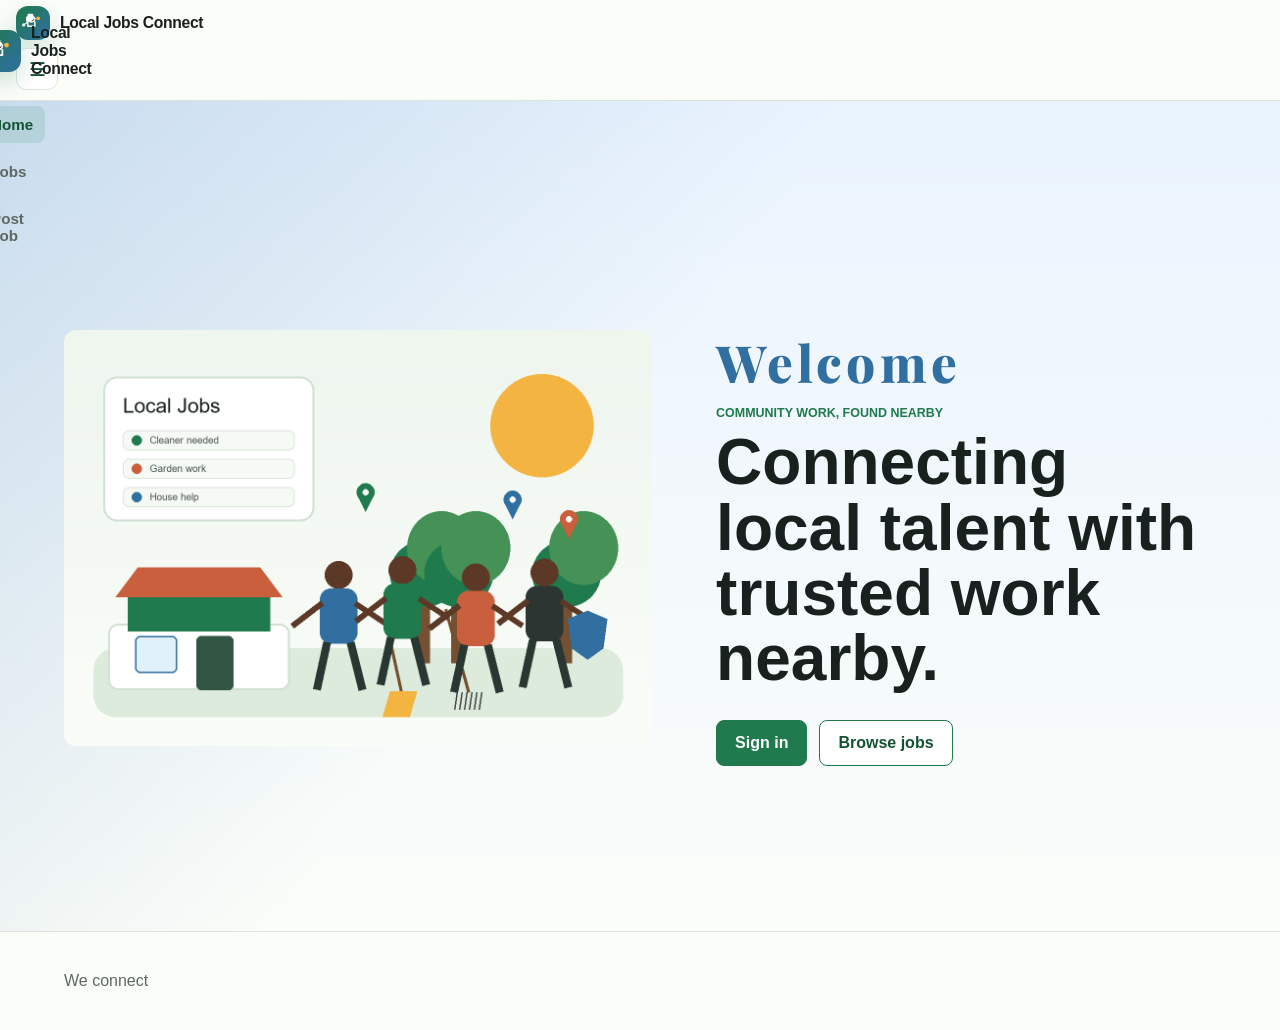
<file: index.html>
<!DOCTYPE html>
<html lang="en">

<head>
  <meta charset="UTF-8">
  <meta name="viewport" content="width=device-width, initial-scale=1.0">
  <title>Local Jobs Connect</title>
  <link rel="preconnect" href="https://fonts.googleapis.com">
  <link rel="preconnect" href="https://fonts.gstatic.com" crossorigin>
  <link href="https://fonts.googleapis.com/css2?family=Playfair+Display:wght@600;700;800&display=swap" rel="stylesheet">
  <link rel="icon" type="image/svg+xml" href="assets/job-connect-icon.svg">
  <link rel="stylesheet" href="styles.css">
</head>

<body data-page="home">
  <div class="page-shell">
    <aside class="sidebar" id="sidebarMenu">
      <a class="brand" href="/" aria-label="Local Jobs Connect home">
        <img class="brand-mark" src="assets/job-connect-icon.svg" alt="" aria-hidden="true">
        <span>Local Jobs Connect</span>
      </a>
      <nav aria-label="Sidebar navigation">
        <a href="/" aria-current="page">Home</a>
        <a href="/jobs.html">Jobs</a>
        <a href="/post.html">Post Job</a>
        <a href="/applications.html">Applications</a>
      </nav>
    </aside>

    <div class="page-content">
      <header class="site-header">
        <a class="brand brand--header" href="/" aria-label="Local Jobs Connect home">
          <img class="brand-mark" src="assets/job-connect-icon.svg" alt="" aria-hidden="true">
          <span>Local Jobs Connect</span>
        </a>
        <button class="menu-toggle" id="menuToggle" type="button" aria-label="Toggle menu" aria-controls="sidebarMenu"
          aria-expanded="false">
          ☰
        </button>
      </header>

      <main>
        <section class="hero hero--welcome">
          <div class="hero-copy">
            <div class="welcome-anim" aria-label="Welcome" role="heading" aria-level="1">
              <span id="welcomeLetters" class="welcome-letter"></span>
            </div>

            <p class="eyebrow">Community work, found nearby</p>
            <h1>Connecting local talent with trusted work nearby.</h1>
            <div class="hero-actions">
              <a class="button primary" href="/login.html">Sign in</a>
              <a class="button secondary" href="/jobs.html">Browse jobs</a>
            </div>
          </div>

          <div class="hero-media" aria-label="Local jobs hero background">
            <img src="assets/local-jobs-hero.png" alt="A gardener boy slashing the garden area" class="hero-bg-img" />
          </div>
        </section>

        <script src="script.js"></script>
        <script>
          // Letter-by-letter Welcome animation on the first page
          (function () {
            const host = document.getElementById('welcomeLetters');
            if (!host) return;
            const text = 'Welcome';
            host.textContent = '';
            let i = 0;
            const interval = setInterval(() => {
              host.textContent += text[i];
              i += 1;
              if (i >= text.length) clearInterval(interval);
            }, 140);
          })();
        </script>


      </main>

      <footer>
        <p>We connect</p>
      </footer>
    </div>
  </div>
</body>

</html>
</file>
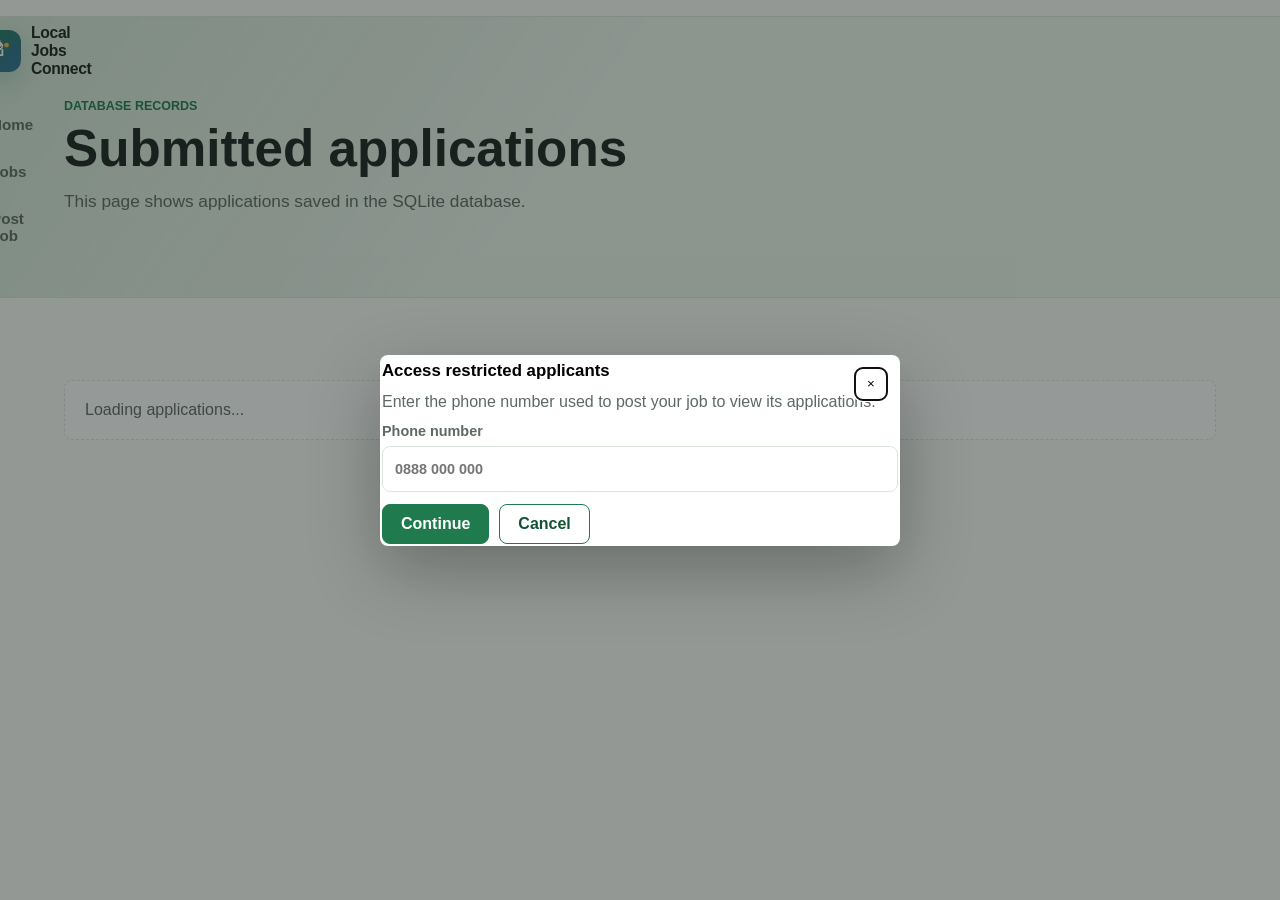
<file: applications.html>
<!DOCTYPE html>
<html lang="en">

<head>
  <meta charset="UTF-8">
  <meta name="viewport" content="width=device-width, initial-scale=1.0">
  <title>Applications - Local Jobs Connect</title>
  <link rel="icon" type="image/svg+xml" href="assets/job-connect-icon.svg">
  <link rel="stylesheet" href="styles.css">
</head>

<body data-page="applications">
  <div class="page-shell">
    <aside class="sidebar">
      <a class="brand" href="/" aria-label="Local Jobs Connect home">
        <img class="brand-mark" src="assets/job-connect-icon.svg" alt="" aria-hidden="true">
        <span>Local Jobs Connect</span>
      </a>
      <nav aria-label="Sidebar navigation">
        <a href="/">Home</a>
        <a href="/jobs.html">Jobs</a>
        <a href="/post.html">Post Job</a>
        <a href="/applications.html" aria-current="page">Applications</a>
      </nav>
    </aside>

    <div class="page-content">
      <header class="site-header"></header>

      <main>
        <section class="page-hero">
          <p class="eyebrow">Database records</p>
          <h1>Submitted applications</h1>
          <p>This page shows applications saved in the SQLite database.</p>
        </section>

        <section class="jobs-section">
          <div class="application-list" id="applicationList" aria-live="polite"></div>
        </section>
      </main>

      <script src="script.js"></script>
    </div>
  </div>
</body>

</html>
</file>
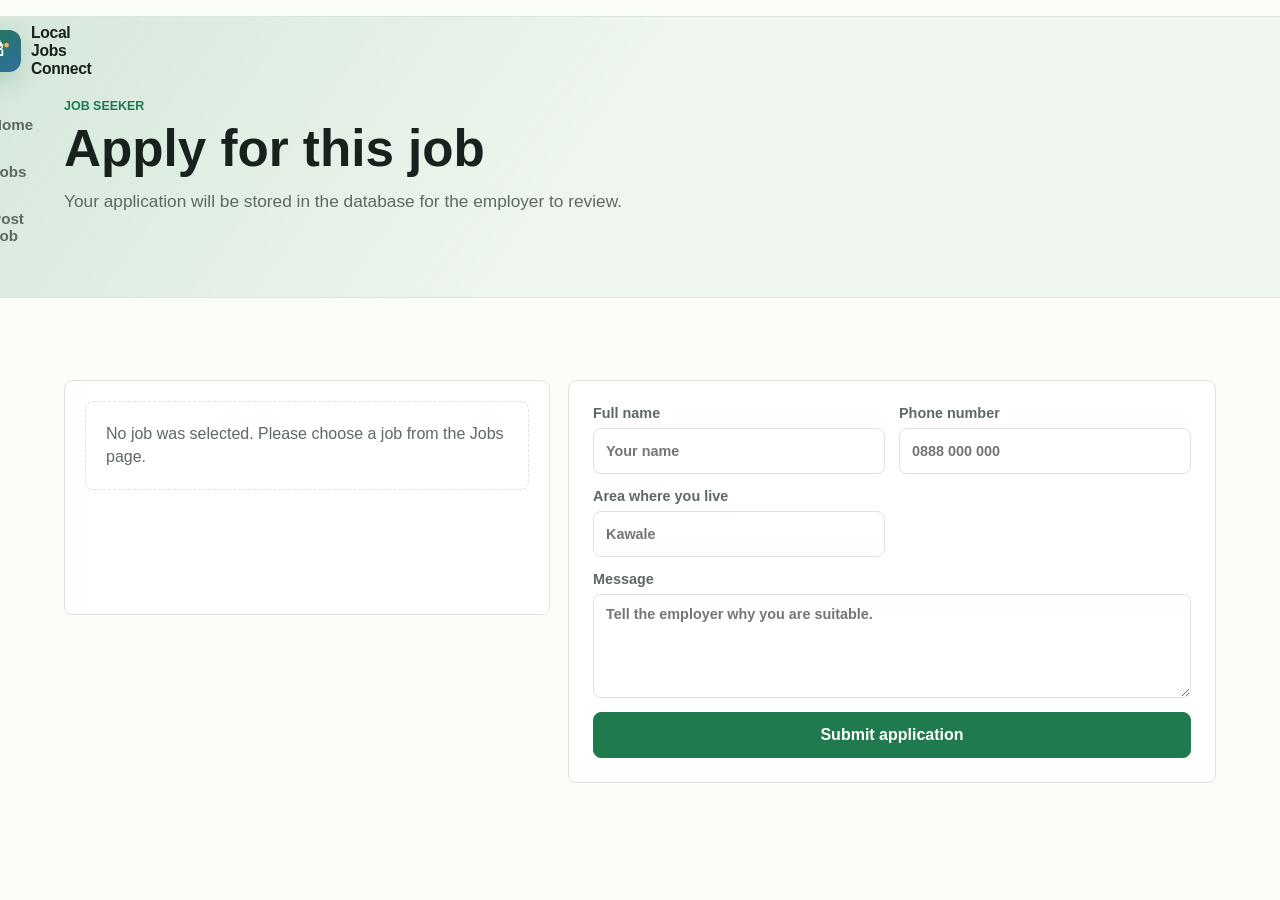
<file: apply.html>
<!DOCTYPE html>
<html lang="en">

<head>
  <meta charset="UTF-8">
  <meta name="viewport" content="width=device-width, initial-scale=1.0">
  <title>Apply - Local Jobs Connect</title>
  <link rel="icon" type="image/svg+xml" href="assets/job-connect-icon.svg">
  <link rel="stylesheet" href="styles.css">
</head>

<body data-page="apply">
  <div class="page-shell">
    <aside class="sidebar">
      <a class="brand" href="/" aria-label="Local Jobs Connect home">
        <img class="brand-mark" src="assets/job-connect-icon.svg" alt="" aria-hidden="true">
        <span>Local Jobs Connect</span>
      </a>
      <nav aria-label="Sidebar navigation">
        <a href="/">Home</a>
        <a href="/jobs.html">Jobs</a>
        <a href="/post.html">Post Job</a>
        <a href="/applications.html">Applications</a>
      </nav>
    </aside>

    <div class="page-content">
      <header class="site-header"></header>

      <main>
        <section class="page-hero">
          <p class="eyebrow">Job seeker</p>
          <h1>Apply for this job</h1>
          <p>Your application will be stored in the database for the employer to review.</p>
        </section>

        <section class="apply-layout">
          <article class="job-card" id="jobDetails">
            <p>Loading job details...</p>
          </article>

          <form class="apply-form page-form" id="applyForm">
            <label>
              Full name
              <input name="name" required placeholder="Your name">
            </label>
            <label>
              Phone number
              <input name="phone" required placeholder="0888 000 000">
            </label>
            <label>
              Area where you live
              <input name="area" required placeholder="Kawale">
            </label>
            <label class="wide">
              Message
              <textarea name="message" rows="5" required
                placeholder="Tell the employer why you are suitable."></textarea>
            </label>
            <button class="button primary wide" type="submit">Submit application</button>
          </form>
        </section>
      </main>

      <div class="toast" id="toast" role="status" aria-live="polite"></div>
      <script src="script.js"></script>
    </div>
  </div>
</body>

</html>
</file>
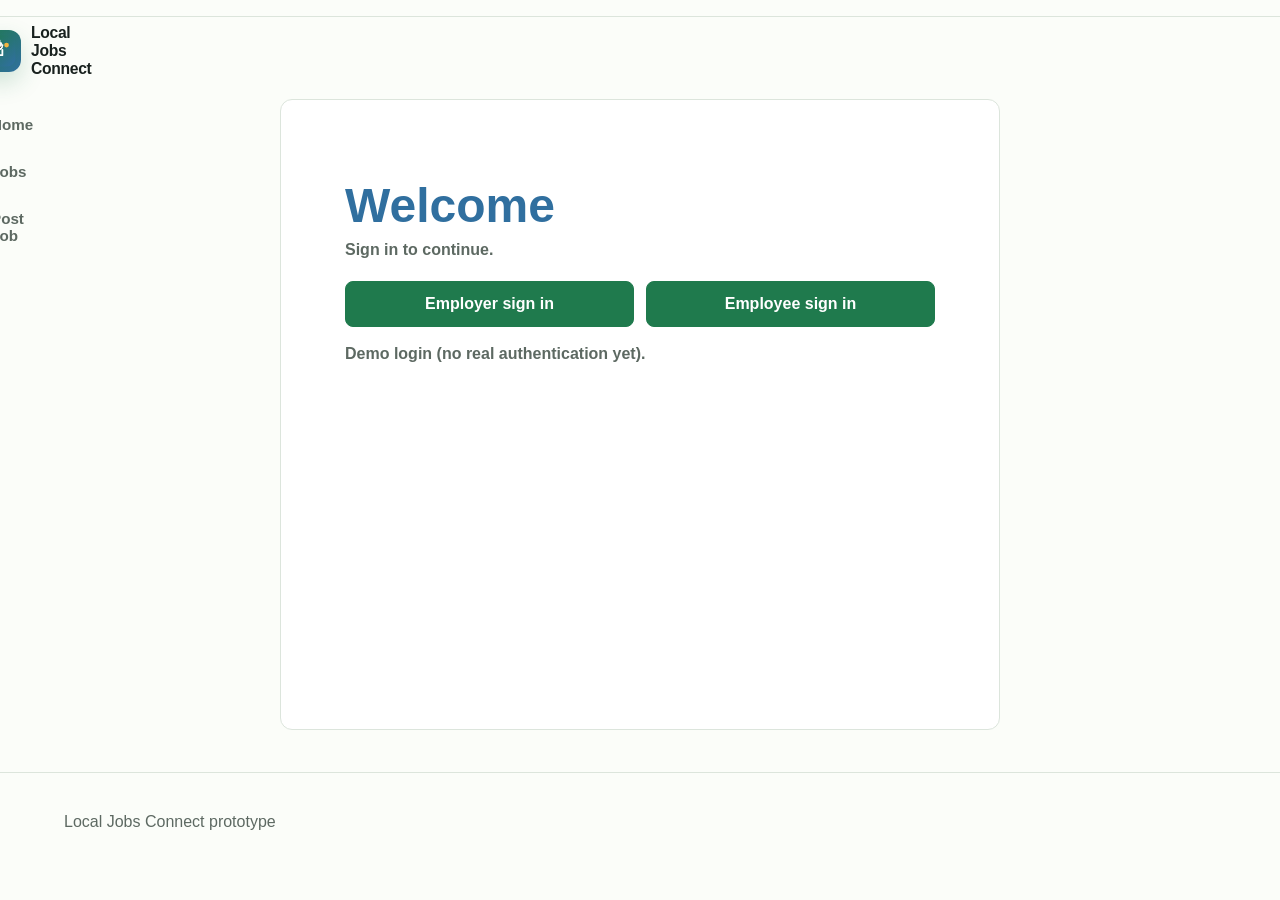
<file: login.html>
<!DOCTYPE html>
<html lang="en">

<head>
  <meta charset="UTF-8" />
  <meta name="viewport" content="width=device-width, initial-scale=1.0" />
  <title>Login - Local Jobs Connect</title>
  <link rel="icon" type="image/svg+xml" href="assets/job-connect-icon.svg" />
  <link rel="stylesheet" href="styles.css" />
</head>

<body data-page="login">
  <div class="page-shell">
    <aside class="sidebar">
      <a class="brand" href="/" aria-label="Local Jobs Connect home">
        <img class="brand-mark" src="assets/job-connect-icon.svg" alt="" aria-hidden="true">
        <span>Local Jobs Connect</span>
      </a>
      <nav aria-label="Sidebar navigation">
        <a href="/">Home</a>
        <a href="/jobs.html">Jobs</a>
        <a href="/post.html">Post Job</a>
        <a href="/applications.html">Applications</a>
      </nav>
    </aside>

    <div class="page-content">
      <header class="site-header"></header>

      <main class="auth-wrap">
        <section class="auth-card">
          <h1 class="auth-title" id="welcomeText" aria-label="Welcome">Welcome</h1>
          <p class="auth-subtitle">Sign in to continue.</p>

          <div class="auth-buttons" role="group" aria-label="Choose account type">
            <button type="button" class="button primary" onclick="onRole('employer')">Employer sign in</button>
            <button type="button" class="button primary" onclick="onRole('employee')">Employee sign in</button>

          </div>

          <div class="auth-hint">
            <span>Demo login (no real authentication yet).</span>
          </div>
        </section>
      </main>

      <footer>
        <p>Local Jobs Connect prototype</p>
      </footer>
    </div>
  </div>

  <script src="script.js"></script>
  <script>
    // Letter-by-letter welcome animation
    (function () {
      const el = document.getElementById('welcomeText');
      if (!el) return;
      const text = 'Welcome';
      el.textContent = '';
      let i = 0;
      const interval = setInterval(() => {
        el.textContent += text[i];
        i += 1;
        if (i >= text.length) clearInterval(interval);
      }, 140);
    })();

    function onRole(role) {
      // Simple demo routing based on role.
      // Employer can post jobs; employee can browse jobs.
      if (role === 'employer') window.location.href = '/post.html';
      else window.location.href = '/jobs.html';
    }
  </script>
</body>

</html>
</file>
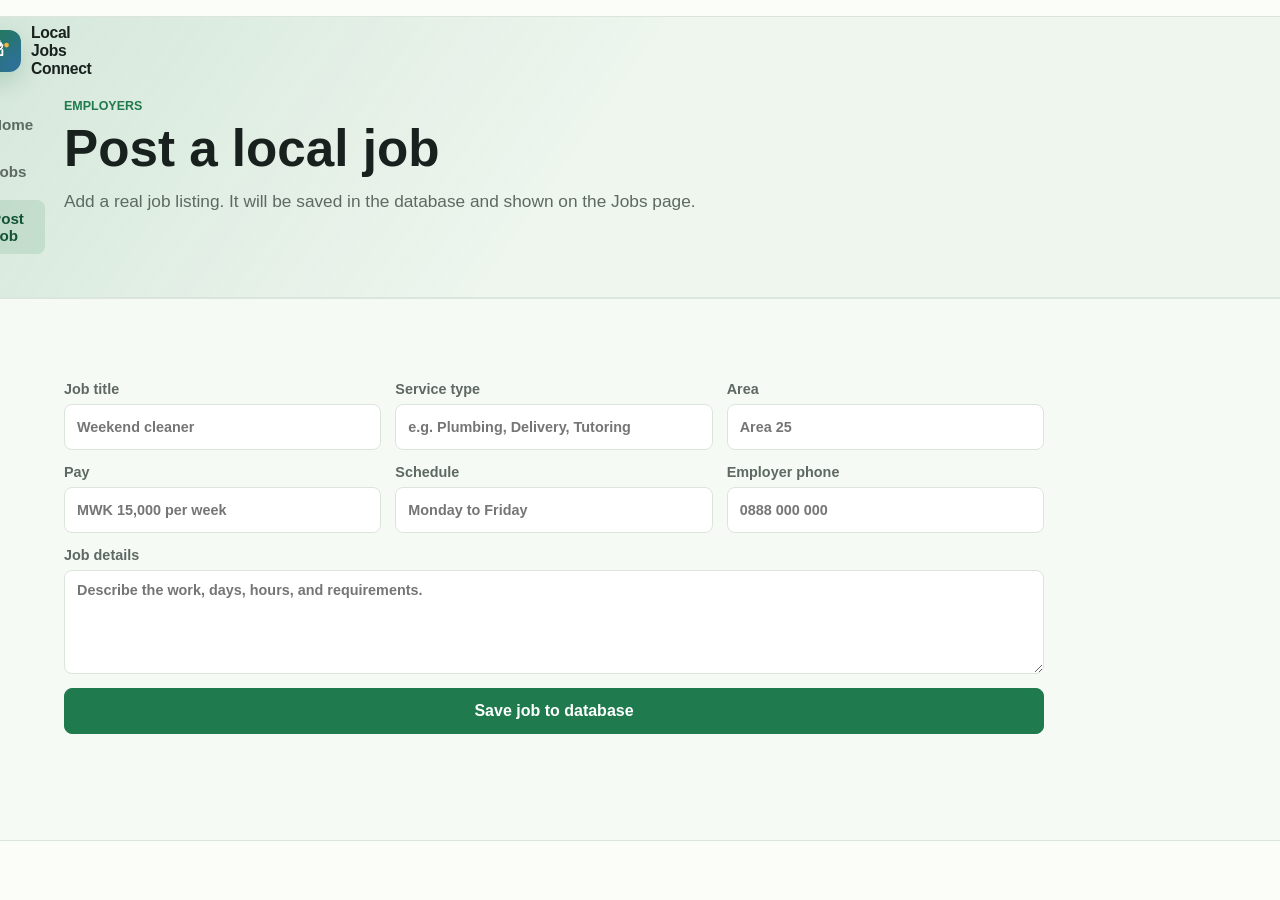
<file: post.html>
<!DOCTYPE html>
<html lang="en">

<head>
  <meta charset="UTF-8">
  <meta name="viewport" content="width=device-width, initial-scale=1.0">
  <title>Post Job - Local Jobs Connect</title>
  <link rel="icon" type="image/svg+xml" href="assets/job-connect-icon.svg">
  <link rel="stylesheet" href="styles.css">
</head>

<body data-page="post">
  <div class="page-shell">
    <aside class="sidebar">
      <a class="brand" href="/" aria-label="Local Jobs Connect home">
        <img class="brand-mark" src="assets/job-connect-icon.svg" alt="" aria-hidden="true">
        <span>Local Jobs Connect</span>
      </a>
      <nav aria-label="Sidebar navigation">
        <a href="/">Home</a>
        <a href="/jobs.html">Jobs</a>
        <a href="/post.html" aria-current="page">Post Job</a>
        <a href="/applications.html">Applications</a>
      </nav>
    </aside>

    <div class="page-content">
      <header class="site-header"></header>

      <main>
        <section class="page-hero">
          <p class="eyebrow">Employers</p>
          <h1>Post a local job</h1>
          <p>Add a real job listing. It will be saved in the database and shown on the Jobs page.</p>
        </section>

        <section class="post-section">
          <form class="post-form" id="postJobForm">
            <label>
              Job title
              <input name="title" required placeholder="Weekend cleaner">
            </label>
            <label>
              Service type
              <input name="category" required placeholder="e.g. Plumbing, Delivery, Tutoring">
            </label>
            <label>
              Area
              <input name="area" required placeholder="Area 25">
            </label>
            <label>
              Pay
              <input name="pay" required placeholder="MWK 15,000 per week">
            </label>
            <label>
              Schedule
              <input name="schedule" required placeholder="Monday to Friday">
            </label>
            <label>
              Employer phone
              <input name="employer_phone" required placeholder="0888 000 000">
            </label>
            <label class="wide">
              Job details
              <textarea name="details" rows="5" required
                placeholder="Describe the work, days, hours, and requirements."></textarea>
            </label>
            <button class="button primary wide" type="submit">Save job to database</button>
          </form>
        </section>
      </main>

      <div class="toast" id="toast" role="status" aria-live="polite"></div>
      <script src="script.js"></script>
    </div>
  </div>
</body>

</html>
</file>
<file: styles.css>
:root {
  --ink: #18211e;
  --muted: #5d6962;
  --line: #dce5dc;
  --paper: #fbfdf9;
  --soft: #eef6ee;
  --green: #1f7a4d;
  --green-dark: #135333;
  --sun: #f3b441;
  --clay: #c95f3c;
  --blue: #306f9f;
  --white: #ffffff;
  font-family: Arial, Helvetica, sans-serif;
}

* {
  box-sizing: border-box;
}

html {
  scroll-behavior: smooth;
}

body {
  margin: 0;
  color: var(--ink);
  background: var(--paper);
}

a {
  color: inherit;
}

.page-shell {
  display: grid;
  grid-template-columns: 0 minmax(0, 1fr);
  min-height: 100vh;
}

.page-shell.sidebar-open {
  grid-template-columns: minmax(220px, 260px) minmax(0, 1fr);
}

.sidebar {
  position: sticky;
  top: 0;
  display: flex;
  flex-direction: column;
  gap: 24px;
  min-height: 100vh;
  padding: 24px 20px;
  border-right: 1px solid var(--line);
  background: linear-gradient(180deg, #f2f8f0 0%, #fbfdf9 100%);
  transform: translateX(-100%);
  transition: transform 0.2s ease;
  z-index: 20;
}

.sidebar .brand {
  margin-bottom: 4px;
}

.sidebar nav {
  display: grid;
  gap: 10px;
}

.sidebar nav a {
  padding: 10px 12px;
  border-radius: 8px;
  color: var(--muted);
  text-decoration: none;
  font-weight: 700;
}

.sidebar nav a[aria-current="page"] {
  color: var(--green-dark);
  background: rgba(31, 122, 77, 0.12);
}

.page-content {
  display: flex;
  flex-direction: column;
  transition: margin-left 0.2s ease;
}

.site-header {
  position: sticky;
  top: 0;
  z-index: 10;
  display: flex;
  flex-direction: column;
  align-items: flex-start;
  gap: 8px;
  padding: 6px 16px 10px;
  background: rgba(251, 253, 249, 0.94);
  border-bottom: 1px solid var(--line);
  backdrop-filter: blur(12px);
}

.brand--header {
  padding: 0;
  margin: 0;
}

.brand--header .brand-mark {
  width: 34px;
  height: 34px;
}

.menu-toggle {
  display: inline-flex;
  align-items: center;
  justify-content: center;
  width: 42px;
  height: 42px;
  margin: 0;
  border: 1px solid var(--line);
  border-radius: 10px;
  background: var(--white);
  color: var(--green-dark);
  font-size: 1.2rem;
  cursor: pointer;
}

.page-shell.sidebar-open .sidebar {
  transform: translateX(0);
}

.brand {
  display: inline-flex;
  align-items: center;
  gap: 10px;
  font-weight: 800;
  text-decoration: none;
}

.brand-mark {
  display: block;
  width: 42px;
  height: 42px;
  padding: 2px;
  border-radius: 12px;
  background: linear-gradient(135deg, var(--green) 0%, var(--blue) 100%);
  box-shadow: 0 10px 24px rgba(31, 122, 77, 0.2);
}

.brand span:last-child {
  font-size: 0.98rem;
  letter-spacing: -0.02em;
}

nav {
  display: flex;
  gap: 18px;
  color: var(--muted);
  font-size: 0.95rem;
}

nav a {
  text-decoration: none;
}

nav a[aria-current="page"] {
  color: var(--green-dark);
  font-weight: 800;
}

.hero {
  display: grid;
  grid-template-columns: minmax(0, 1fr) minmax(320px, 0.85fr);
  gap: clamp(24px, 5vw, 64px);
  align-items: center;
  min-height: calc(100vh - 70px);
  padding: clamp(34px, 6vw, 72px) clamp(16px, 5vw, 72px) 28px;
  background:
    linear-gradient(125deg, rgba(31, 122, 77, 0.12), transparent 46%),
    linear-gradient(0deg, var(--paper), var(--soft));
}

/* Blue welcome variant */
.hero--welcome {
  background:
    linear-gradient(125deg, rgba(48, 111, 159, 0.18), transparent 46%),
    linear-gradient(0deg, var(--paper), #eaf4ff);
}

.welcome-anim {
  margin: 18px 0 10px;
  font-family: 'Playfair Display', Georgia, serif;
  font-weight: 800;
  color: var(--blue);
  font-size: clamp(2rem, 4vw, 3.2rem);
  letter-spacing: 0.08em;
}

.welcome-letter {
  display: inline-block;
  min-width: 1ch;
}

.hero-bg-img {
  width: 100%;
  height: 100%;
  object-fit: cover;
  border-radius: 12px;
}

.auth-wrap {
  padding: clamp(42px, 7vw, 82px) clamp(16px, 5vw, 72px) 42px;
  display: flex;
  justify-content: center;
}

.auth-card {
  width: min(720px, 100%);
  border: 1px solid var(--line);
  border-radius: 12px;
  background: #ffffff;
  padding: 26px;
}

.auth-title {
  margin: 0;
  color: var(--blue);
  font-size: clamp(2rem, 4vw, 3rem);
  font-weight: 900;
}

.auth-subtitle {
  margin: 10px 0 22px;
  color: var(--muted);
  font-weight: 700;
}

.auth-buttons {
  display: grid;
  grid-template-columns: 1fr 1fr;
  gap: 12px;
}

.auth-hint {
  margin-top: 18px;
  color: var(--muted);
  font-weight: 700;
}

@media (max-width: 640px) {
  .auth-buttons {
    grid-template-columns: 1fr;
  }
}


.hero-copy {
  max-width: 720px;
  order: 2;
}

.hero-media {
  order: 1;
}

.eyebrow {
  margin: 0 0 10px;
  color: var(--green);
  font-size: 0.78rem;
  font-weight: 800;
  letter-spacing: 0;
  text-transform: uppercase;
}

h1,
h2,
h3,
p {
  overflow-wrap: anywhere;
}

h1 {
  margin: 0;
  max-width: 760px;
  font-size: clamp(2.15rem, 5vw, 4.9rem);
  line-height: 1.02;
}

h2 {
  margin: 0;
  font-size: clamp(1.6rem, 3vw, 2.45rem);
  line-height: 1.1;
}

h3 {
  margin: 0 0 8px;
  font-size: 1.05rem;
}

.hero-text {
  max-width: 620px;
  margin: 18px 0 0;
  color: var(--muted);
  font-size: clamp(1rem, 2vw, 1.18rem);
  line-height: 1.55;
}

.hero-actions {
  display: flex;
  flex-wrap: wrap;
  gap: 12px;
  margin-top: 28px;
}

.button {
  display: inline-flex;
  min-height: 46px;
  align-items: center;
  justify-content: center;
  padding: 0 18px;
  border: 1px solid var(--green);
  border-radius: 8px;
  font: inherit;
  font-weight: 800;
  text-decoration: none;
  cursor: pointer;
}

.button.primary {
  color: var(--white);
  background: var(--green);
}

.button.primary:hover {
  background: var(--green-dark);
}

.button.secondary {
  color: var(--green-dark);
  background: var(--white);
}

.hero-media {
  min-height: 320px;
}

.hero-media img {
  display: block;
  width: 100%;
  max-height: 72vh;
  object-fit: contain;
}

main {
  min-height: calc(100vh - 145px);
}

.page-hero {
  padding: clamp(42px, 7vw, 82px) clamp(16px, 5vw, 72px) clamp(24px, 4vw, 42px);
  background:
    linear-gradient(125deg, rgba(31, 122, 77, 0.12), transparent 46%),
    var(--soft);
  border-bottom: 1px solid var(--line);
}

.page-hero h1 {
  max-width: 850px;
  font-size: clamp(2rem, 4vw, 3.8rem);
}

.page-hero p:not(.eyebrow) {
  max-width: 720px;
  margin: 14px 0 0;
  color: var(--muted);
  font-size: 1.08rem;
  line-height: 1.5;
}

.quick-stats {
  display: grid;
  grid-template-columns: repeat(3, 1fr);
  gap: 1px;
  background: var(--line);
  border-block: 1px solid var(--line);
}

.quick-stats div {
  padding: 22px clamp(16px, 4vw, 42px);
  background: var(--white);
}

.quick-stats strong,
.quick-stats span {
  display: block;
}

.quick-stats span {
  margin-top: 5px;
  color: var(--muted);
}

section:not(.hero) {
  padding: clamp(42px, 7vw, 82px) clamp(16px, 5vw, 72px);
}

.section-heading {
  display: flex;
  align-items: end;
  justify-content: space-between;
  gap: 18px;
  margin-bottom: 24px;
}

.filters,
.post-form {
  display: grid;
  grid-template-columns: repeat(3, minmax(0, 1fr));
  gap: 14px;
  margin-bottom: 24px;
}

label {
  display: grid;
  gap: 7px;
  color: var(--muted);
  font-size: 0.9rem;
  font-weight: 700;
}

input,
select,
textarea {
  width: 100%;
  min-height: 46px;
  padding: 11px 12px;
  border: 1px solid var(--line);
  border-radius: 8px;
  color: var(--ink);
  background: var(--white);
  font: inherit;
}

textarea {
  resize: vertical;
}

.wide {
  grid-column: 1 / -1;
}

.job-list {
  display: grid;
  grid-template-columns: repeat(3, minmax(0, 1fr));
  gap: 16px;
}

.application-list {
  display: grid;
  grid-template-columns: repeat(2, minmax(0, 1fr));
  gap: 16px;
}

.job-card,
.steps article {
  display: flex;
  min-height: 235px;
  flex-direction: column;
  gap: 12px;
  padding: 20px;
  border: 1px solid var(--line);
  border-radius: 8px;
  background: var(--white);
}

.job-card .tag {
  align-self: flex-start;
  padding: 6px 9px;
  border-radius: 999px;
  color: var(--green-dark);
  background: var(--soft);
  font-size: 0.78rem;
  font-weight: 800;
}

.job-card p {
  margin: 0;
  color: var(--muted);
  line-height: 1.45;
}

.job-meta {
  display: grid;
  gap: 6px;
  margin-top: auto;
  color: var(--ink);
  font-size: 0.93rem;
}

.job-actions {
  display: flex;
  flex-wrap: wrap;
  gap: 10px;
  margin-top: auto;
}

.job-actions .button {
  min-height: 40px;
}

.whatsapp-link {
  color: var(--green-dark);
  font-weight: 700;
  text-decoration: none;
}

.whatsapp-link:hover {
  text-decoration: underline;
}

.applicant-panel {
  margin-top: 12px;
}

.applicant-list {
  display: grid;
  gap: 10px;
}

.applicant-card {
  padding: 12px;
  border: 1px solid var(--line);
  border-radius: 8px;
  background: #f7fcf6;
}

.applicant-card h4 {
  margin: 0 0 6px;
}

.access-dialog-form {
  display: grid;
  gap: 12px;
  min-width: min(420px, calc(100vw - 32px));
  padding: 6px 2px 2px;
}

.access-dialog-form h3 {
  margin: 0;
}

.access-dialog-form p {
  margin: 0;
  color: var(--muted);
}

.post-section {
  background: #f6faf4;
  border-block: 1px solid var(--line);
}

.post-form {
  max-width: 980px;
}

.apply-layout {
  display: grid;
  grid-template-columns: minmax(280px, 0.75fr) minmax(0, 1fr);
  gap: 18px;
  align-items: start;
}

.page-form {
  display: grid;
  grid-template-columns: repeat(2, minmax(0, 1fr));
  gap: 14px;
  padding: 20px;
  border: 1px solid var(--line);
  border-radius: 8px;
  background: var(--white);
}

.empty {
  grid-column: 1 / -1;
  margin: 0;
  padding: 20px;
  border: 1px dashed var(--line);
  border-radius: 8px;
  color: var(--muted);
  background: var(--white);
}

.steps {
  display: grid;
  grid-template-columns: repeat(3, minmax(0, 1fr));
  gap: 16px;
}

.steps article {
  min-height: 190px;
}

.steps span {
  display: grid;
  width: 38px;
  height: 38px;
  place-items: center;
  border-radius: 8px;
  color: var(--white);
  background: var(--clay);
  font-weight: 800;
}

.steps p {
  margin: 0;
  color: var(--muted);
  line-height: 1.45;
}

dialog {
  width: min(520px, calc(100vw - 28px));
  border: 0;
  border-radius: 8px;
  padding: 0;
  box-shadow: 0 24px 70px rgba(0, 0, 0, 0.28);
}

dialog::backdrop {
  background: rgba(24, 33, 30, 0.46);
}

.apply-form {
  position: relative;
  display: grid;
  gap: 14px;
  padding: 24px;
}

.close-button {
  position: absolute;
  top: 12px;
  right: 12px;
  width: 34px;
  height: 34px;
  border: 1px solid var(--line);
  border-radius: 8px;
  background: var(--white);
  cursor: pointer;
}

.toast {
  position: fixed;
  left: 50%;
  bottom: 18px;
  z-index: 20;
  max-width: min(420px, calc(100vw - 28px));
  padding: 12px 16px;
  color: var(--white);
  background: var(--ink);
  border-radius: 8px;
  opacity: 0;
  transform: translate(-50%, 20px);
  transition: 0.2s ease;
  pointer-events: none;
}

.toast.show {
  opacity: 1;
  transform: translate(-50%, 0);
}

footer {
  padding: 24px clamp(16px, 5vw, 72px);
  color: var(--muted);
  border-top: 1px solid var(--line);
}

@media (max-width: 900px) {
  .page-shell {
    grid-template-columns: 1fr;
  }

  .sidebar {
    position: static;
    min-height: auto;
    border-right: 0;
    border-bottom: 1px solid var(--line);
  }

  .hero {
    grid-template-columns: 1fr;
    min-height: auto;
  }

  .hero-media {
    min-height: 220px;
  }

  .filters,
  .post-form,
  .job-list,
  .application-list,
  .steps,
  .quick-stats,
  .apply-layout,
  .page-form {
    grid-template-columns: 1fr;
  }

  .section-heading {
    display: block;
  }
}

@media (max-width: 640px) {
  .site-header {
    align-items: flex-start;
    flex-direction: column;
  }

  nav {
    width: 100%;
    justify-content: space-between;
    gap: 10px;
  }

  .hero-actions .button {
    width: 100%;
  }
}
</file>
